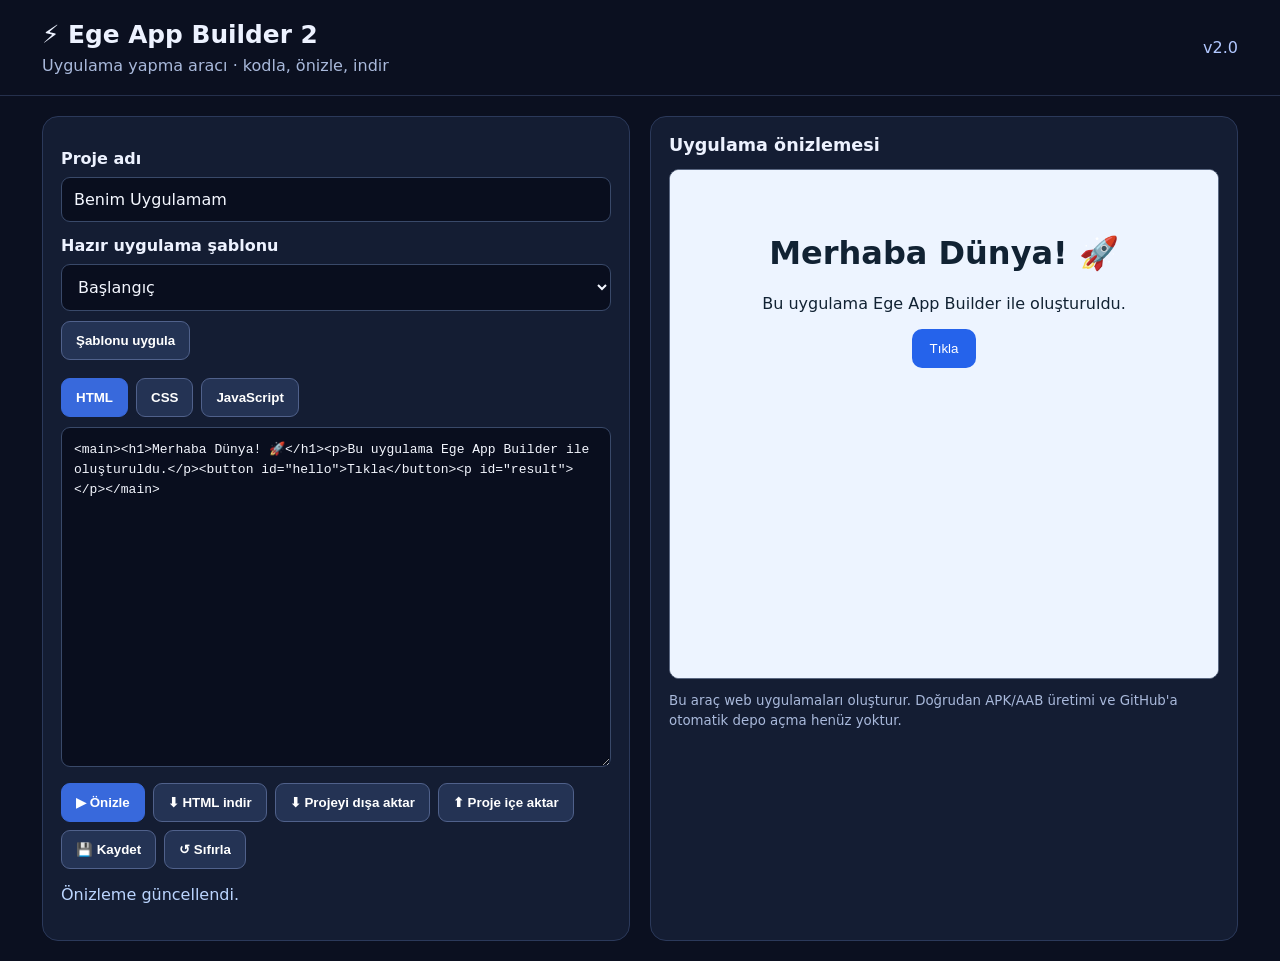
<file: app-builder/index.html>
<!doctype html>
<html lang="tr"><head><meta charset="utf-8"><meta name="viewport" content="width=device-width,initial-scale=1"><title>Ege App Builder 2</title><link rel="stylesheet" href="style.css"></head>
<body><header><div><h1>⚡ Ege App Builder 2</h1><p>Uygulama yapma aracı · kodla, önizle, indir</p></div><span class="status">v2.0</span></header>
<main><section class="editor">
<label for="name">Proje adı</label><input id="name" maxlength="60" autocomplete="off">
<label for="template">Hazır uygulama şablonu</label><select id="template"><option value="starter">Başlangıç</option><option value="notes">Not Defteri</option><option value="counter">Sayaç</option></select><button id="apply">Şablonu uygula</button>
<nav aria-label="Kod sekmeleri"><button class="tab active" data-tab="html">HTML</button><button class="tab" data-tab="css">CSS</button><button class="tab" data-tab="js">JavaScript</button></nav>
<label class="sr" for="code">Kod düzenleyici</label><textarea id="code" spellcheck="false"></textarea>
<div class="actions"><button id="run" class="primary">▶ Önizle</button><button id="download">⬇ HTML indir</button><button id="export">⬇ Projeyi dışa aktar</button><button id="import">⬆ Proje içe aktar</button><button id="save">💾 Kaydet</button><button id="reset">↺ Sıfırla</button></div>
<input type="file" id="file" accept=".json,application/json" hidden><p id="message" aria-live="polite"></p></section><section class="preview"><h2>Uygulama önizlemesi</h2><iframe id="frame" title="Uygulama önizlemesi" sandbox="allow-scripts"></iframe><small>Bu araç web uygulamaları oluşturur. Doğrudan APK/AAB üretimi ve GitHub'a otomatik depo açma henüz yoktur.</small></section></main><script src="app.js"></script></body></html>
</file>
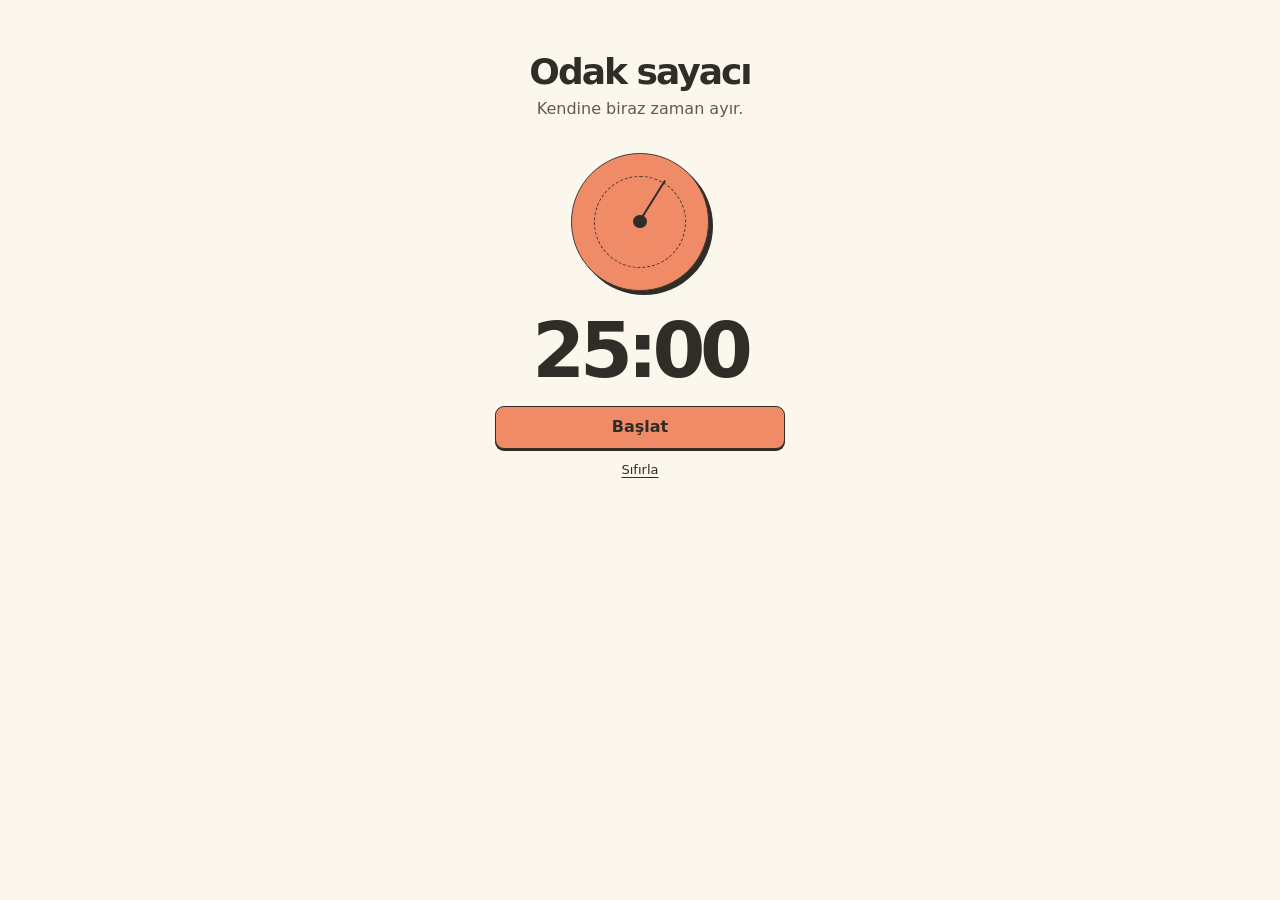
<file: uygulama-atolyesi/girdi/index.html>
<!doctype html><html lang="tr"><head><meta charset="utf-8">
<meta name="viewport" content="width=device-width,initial-scale=1"><meta name="atolye-paket" content="studio.atolye.patolyeornek">
<title>Odak sayacı</title><style>:root{--accent:#F08B68}
*{box-sizing:border-box}html{min-height:100%;background:#fcf7ed}body{max-width:540px;margin:0 auto;padding:clamp(29px,6vw,53px) clamp(15px,5vw,32px) 18px;color:#302c27;font:16px/1.4 system-ui,sans-serif;text-align:center}header{display:grid;justify-items:center}h1{font-size:clamp(21px,7vw,36px);line-height:1.07;letter-spacing:-.055em;overflow-wrap:anywhere;margin:0}header p{margin:6px 0 15px;font-size:clamp(12px,3vw,16px);color:#62594e;overflow-wrap:anywhere}button,input{font:inherit}button{cursor:pointer;color:inherit}.go{width:100%;max-width:290px;display:block;margin:12px auto 0;background:var(--accent);border:1.5px solid #322d28;border-radius:9px;padding:9px 12px;font-weight:750;box-shadow:0 2px 0 #322d28}.reset{background:none;border:0;text-decoration:underline;text-underline-offset:3px;font-size:13px;margin-top:6px;padding:6px}button:focus-visible,input:focus-visible{outline:3px solid #485c9e;outline-offset:2px}
.orbit{position:relative;width:clamp(84px,36vw,164px);aspect-ratio:1;margin:5px auto 3px;isolation:isolate}.orbit b,.orbit i{position:absolute;inset:8%;border:1.5px solid #493a32;border-radius:50%;background:var(--accent)}.orbit b{box-shadow:4px 4px #302c27}.orbit i{inset:22%;background:none;border-style:dashed}.orbit:after{content:"";position:absolute;inset:46%;background:#302c27;border-radius:50%}.orbit em{position:absolute;bottom:50%;left:49%;height:30%;width:2px;background:#302c27;transform-origin:bottom;transform:rotate(32deg)}.digits{font-variant-numeric:tabular-nums;letter-spacing:-.07em;font-weight:720;font-size:clamp(36px,17vw,76px);line-height:1.15;margin:2px 0}</style></head><body>
<header><h1>Odak sayacı</h1><p>Kendine biraz zaman ayır.</p></header><main><div class="orbit" aria-hidden="true"><b></b><i></i><em></em></div>
<div class="digits" role="timer">25:00</div>
<button class="go">Başlat</button>
<button class="reset">Sıfırla</button></main>
<script>const APP = {"name":"Odak sayacı","sub":"Kendine biraz zaman ayır.","color":"#F08B68","minutes":25,"id":"patolyeornek"};
  const face = document.querySelector(".digits");
  const toggle = document.querySelector(".go");
  let remain = APP.minutes * 60000;
  let deadline = 0;
  let timer;
  function draw(){
    if(deadline) remain = Math.max(0, deadline - Date.now());
    const secs = Math.ceil(remain / 1000);
    face.textContent = Math.floor(secs / 60).toString().padStart(2, "0") + ":" + (secs % 60).toString().padStart(2, "0");
    if(remain === 0){ clearInterval(timer); deadline = 0; toggle.textContent = "Tekrar başlat"; }
  }
  toggle.onclick = () => {
    if(deadline){ draw(); clearInterval(timer); deadline = 0; toggle.textContent = "Devam et"; }
    else { if(remain <= 0) remain = APP.minutes * 60000; deadline = Date.now() + remain; toggle.textContent = "Duraklat"; timer = setInterval(draw, 200); draw(); }
  };
  document.querySelector(".reset").onclick = () => {
    clearInterval(timer); deadline = 0; remain = APP.minutes * 60000; toggle.textContent = "Başlat"; draw();
  };
  draw();
</script></body></html>
</file>
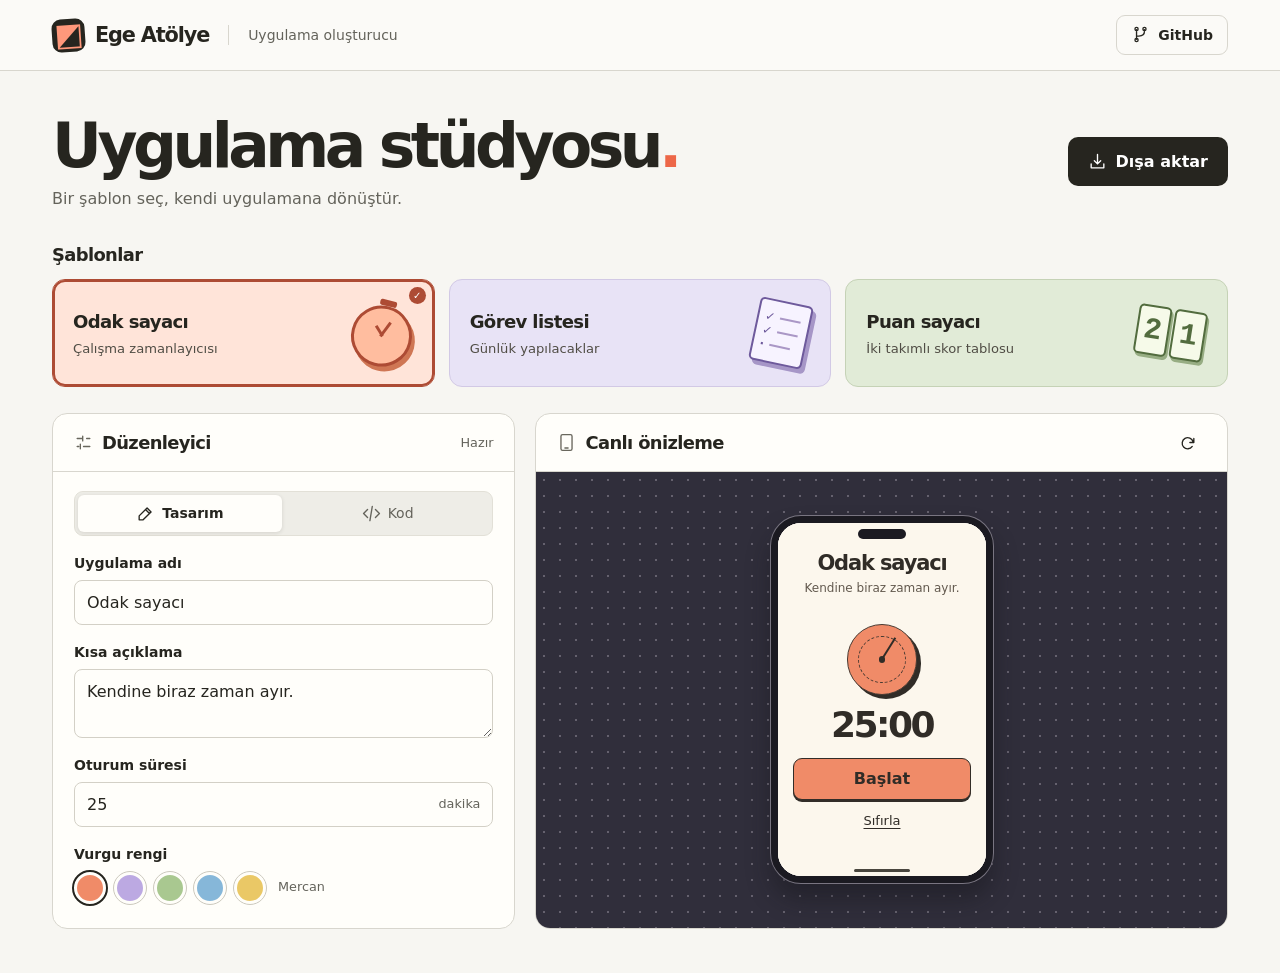
<file: uygulama-atolyesi/studyo/index.html>
<!doctype html>
<html lang="tr">
<head>
  <meta charset="utf-8"><meta name="viewport" content="width=device-width,initial-scale=1">
  <meta name="theme-color" content="#f6f5f2"><title>Ege Atölye · Uygulama stüdyosu</title>
  <link rel="stylesheet" href="studio.css"><script defer src="templates.js"></script><script defer src="zip.js"></script><script defer src="studio.js"></script>
</head>
<body>
<header><div class="wrap bar"><div class="brand"><span class="brand-icon" aria-hidden="true">◩</span> Ege Atölye</div><span class="brand-sub">Uygulama oluşturucu</span><a class="repo" href="https://github.com/egeserifsari90-ctrl/EgeArac/tree/uygulama-atolyesi/uygulama-atolyesi" target="_blank" rel="noopener"><i data-icon="git"></i> GitHub</a></div></header>
<main class="wrap">
  <div class="intro"><div><h1>Uygulama stüdyosu<span>.</span></h1><p>Bir şablon seç, kendi uygulamana dönüştür.</p></div><button class="primary export" id="export"><i data-icon="export"></i>Dışa aktar</button></div>
  <section class="templates" aria-labelledby="template-title"><h2 id="template-title">Şablonlar</h2><div class="cards">
    <button class="card focus" data-t="focus" aria-pressed="true"><span class="cardcopy"><strong>Odak sayacı</strong><small>Çalışma zamanlayıcısı</small></span><span class="art clock" aria-hidden="true"><b></b></span><span class="check" aria-hidden="true">✓</span></button>
    <button class="card list" data-t="list" aria-pressed="false"><span class="cardcopy"><strong>Görev listesi</strong><small>Günlük yapılacaklar</small></span><span class="art checklist" aria-hidden="true"><b>✓</b><b>✓</b><b>·</b></span><span class="check" aria-hidden="true">✓</span></button>
    <button class="card score" data-t="score" aria-pressed="false"><span class="cardcopy"><strong>Puan sayacı</strong><small>İki takımlı skor tablosu</small></span><span class="art scores" aria-hidden="true"><b>2</b><b>1</b></span><span class="check" aria-hidden="true">✓</span></button>
  </div></section>
  <div class="workspace">
    <section class="panel settings"><div class="panelhead"><h2><i data-icon="sliders"></i>Düzenleyici</h2><span id="saved" role="status">Hazır</span></div>
      <div class="settings-body"><div class="tabs"><button id="design-tab" aria-pressed="true"><i data-icon="design"></i>Tasarım</button><button id="code-tab" aria-pressed="false"><i data-icon="code"></i>Kod</button></div>
        <div id="design"><div class="field"><label for="name">Uygulama adı</label><input id="name" maxlength="60"></div>
        <div class="field"><label for="sub">Kısa açıklama</label><textarea id="sub" rows="2" maxlength="160"></textarea></div>
        <div class="field" id="minutes-row"><label for="minutes">Oturum süresi</label><div class="unit"><input id="minutes" type="number" min="1" max="180" step="1"><span>dakika</span></div></div>
        <fieldset class="field"><legend>Vurgu rengi</legend><div class="color-row"><div id="colors" class="colors"></div><output id="color-name"></output></div></fieldset></div>
        <div id="code" hidden><div id="languages" class="languages"><button data-lang="html">HTML</button><button data-lang="css">CSS</button><button data-lang="js">JS</button></div><label class="sr" for="source">Şablon kaynak kodu</label><textarea id="source" rows="12" spellcheck="false" autocapitalize="off" autocomplete="off"></textarea><p class="help">Yaptığın değişiklikleri önizlemede deneyebilirsin.</p></div>
      </div>
    </section>
    <section class="panel preview"><div class="panelhead"><h2><i data-icon="phone"></i>Canlı önizleme</h2><button id="restart" class="iconbtn" title="Önizlemeyi yeniden başlat" aria-label="Önizlemeyi yeniden başlat"><i data-icon="reload"></i></button></div>
      <div class="stage"><div class="phone"><div class="speaker" aria-hidden="true"></div><iframe title="Uygulamanın etkileşimli önizlemesi" sandbox="allow-scripts allow-forms"></iframe><div class="homebar" aria-hidden="true"></div></div></div>
    </section>
  </div>
</main>
<dialog id="download"><div class="dialoghead"><h2>Dışa aktar</h2><button id="close" class="iconbtn" aria-label="Kapat">✕</button></div><p>Uygulamanı tablette açmak veya Android için paketlemek üzere indir.</p>
<button id="html-download" class="option"><i data-icon="code"></i><span><strong>HTML indir</strong><small>Tek dosya · Tarayıcıda açılır</small></span><i data-icon="export"></i></button>
<button id="android-download" class="option"><i data-icon="phone"></i><span><strong>Android projesini indir</strong><small>ZIP · GitHub Actions ile APK üretir</small></span><i data-icon="export"></i></button>
<details id="steps"><summary>GitHub’da APK nasıl oluşturulur?</summary><ol><li><b>HTML indir</b> ile <code>index.html</code> dosyanı kaydet.</li><li><a id="upload-link" target="_blank" rel="noopener">GitHub yükleme sayfasını aç</a>. Dosyayı ekle ve <b>Commit changes</b> ile bu dala kaydet. Yüklediğin kod herkese açık depoda görünür.</li><li><a id="actions-link" target="_blank" rel="noopener">Derlemeleri aç</a>. Başarılı çalıştırmada <b>Artifacts → atolye-apk</b> arşivini indir.</li></ol></details><div role="status" id="download-status"></div></dialog>
</body></html>
</file>
<file: app-builder/style.css>
:root{font-family:system-ui,-apple-system,sans-serif;color-scheme:dark;background:#0b1020;color:#edf2ff}*{box-sizing:border-box}body{margin:0}header{padding:20px clamp(16px,4vw,42px);display:flex;justify-content:space-between;align-items:center;border-bottom:1px solid #25304c}h1{margin:0;font-size:1.55rem}header p{margin:7px 0 0;color:#a9b9db}.status{color:#b2c8ff}main{display:grid;grid-template-columns:minmax(0,1fr) minmax(0,1fr);gap:20px;padding:20px clamp(16px,4vw,42px)}section{background:#141d33;border:1px solid #2b395a;border-radius:16px;padding:18px;min-width:0}label{display:block;font-weight:600;margin:14px 0 9px}input:not([type=file]),select,textarea{width:100%;background:#090e1e;color:#f4f7ff;border:1px solid #394969;border-radius:9px;padding:12px;font:inherit}input:focus,select:focus,textarea:focus{outline:2px solid #6d9cff}nav{display:flex;gap:8px;margin:18px 0 10px;flex-wrap:wrap}button{cursor:pointer;border:1px solid #50618b;border-radius:9px;padding:11px 14px;background:#243354;color:#fff;font-weight:650}button:hover{filter:brightness(1.17)}button.active,.primary{background:#3869dc;border-color:#3869dc}textarea{height:340px;resize:vertical;font:13px/1.55 ui-monospace,Consolas,monospace;tab-size:2}.actions{display:flex;flex-wrap:wrap;gap:8px;margin-top:12px}#apply{margin-top:10px}#message{min-height:1.3em;color:#bbd5ff}h2{font-size:1.1rem;margin:0 0 14px}iframe{display:block;width:100%;height:510px;border:1px solid #5a6781;border-radius:10px;background:white}small{display:block;margin-top:12px;color:#a9b9db;line-height:1.5}.sr{position:absolute;width:1px;height:1px;overflow:hidden;clip:rect(0,0,0,0)}@media(max-width:850px){main{grid-template-columns:1fr}textarea{height:250px}iframe{height:420px}}
</file>
<file: uygulama-atolyesi/studyo/studio.css>
*{box-sizing:border-box} :root{--ink:#26251f;--muted:#64635b;--paper:#f7f6f2;--line:#d8d6ce;--coral:#ed6748;color:var(--ink);background:var(--paper);font:16px/1.45 "DM Sans",Inter,system-ui,sans-serif}body{margin:0}button,input,textarea{font:inherit;color:inherit}button,summary{cursor:pointer}button{touch-action:manipulation}button:focus-visible,a:focus-visible,input:focus-visible,summary:focus-visible,textarea:focus-visible{outline:3px solid #3a73a6;outline-offset:3px}button{border:0;background:none}h1,h2,p,fieldset{margin:0}h2{font-size:1.12rem;letter-spacing:-.035em}.wrap{width:min(1176px,calc(100% - 72px));margin:auto}header{border-bottom:1px solid var(--line);background:#fbfaf7}.bar,.brand,.repo,.primary,.panelhead,.panelhead h2,.tabs button,.color-row,.colors,.intro,.dialoghead,.option{display:flex;align-items:center}.bar{height:70px;gap:19px}.brand{gap:10px;font-size:1.3rem;font-weight:800;letter-spacing:-.055em}.brand-icon{width:33px;height:33px;border-radius:9px;background:var(--ink);color:#ff987b;font:31px/30px system-ui;text-align:center;transform:rotate(-4deg)}.brand-sub{border-left:1px solid var(--line);padding-left:19px;color:var(--muted);font-size:.875rem}.repo{gap:8px;margin-left:auto;border:1px solid var(--line);border-radius:9px;color:var(--ink);text-decoration:none;padding:9px 14px;font-size:.875rem;font-weight:650}i[data-icon]{display:inline-flex;flex:none}i svg{width:19px;height:19px}.intro{justify-content:space-between;gap:16px;padding:42px 0 32px}.intro h1{font-size:clamp(2.35rem,4.8vw,4rem);line-height:1.06;letter-spacing:-.073em;font-weight:740}.intro h1 span{color:var(--coral)}.intro p{color:var(--muted);margin-top:9px}.primary{background:var(--ink);color:white;gap:9px;border-radius:10px;padding:13px 20px;font-weight:650}.primary:hover{background:#47443a}.templates h2{margin-bottom:11px}.cards{display:grid;grid-template-columns:repeat(3,minmax(0,1fr));gap:14px}.card{position:relative;isolation:isolate;overflow:hidden;min-height:108px;padding:20px;text-align:left;border:1px solid var(--border);background:var(--tint);border-radius:13px}.card[aria-pressed=true]{box-shadow:inset 0 0 0 2px var(--edge);border-color:var(--edge)}.cardcopy{position:relative;z-index:2}.card strong,.card small,.option strong,.option small{display:block}.card strong{font-size:1.13rem;letter-spacing:-.035em}.card small{font-size:.82rem;margin-top:4px;color:#504d45}.focus{--tint:#ffe4d9;--border:#e8c5b6;--edge:#ad4b34}.list{--tint:#e8e3f6;--border:#d2c9e5;--edge:#6e5a9c}.score{--tint:#e1ebd7;--border:#c5d2b6;--edge:#526c3e}.art{position:absolute;right:22px;top:50%;color:var(--edge);z-index:1}.clock{width:61px;height:61px;border-radius:50%;border:3px solid;transform:translateY(-45%) rotate(14deg);background:#ffbd9f;box-shadow:4px 4px 0 #cf7654}.clock:before{content:"";position:absolute;background:var(--edge);width:17px;height:6px;top:-9px;left:18px;border-radius:2px}.clock b{position:absolute;bottom:50%;right:50%;width:3px;height:17px;background:var(--edge);transform-origin:bottom;transform:rotate(23deg)}.clock b:after{content:"";width:12px;height:3px;background:inherit;position:absolute;bottom:0;right:0;transform:rotate(21deg);transform-origin:right}.checklist{display:grid;align-content:center;gap:4px;width:54px;height:64px;border:2px solid;border-radius:5px;background:#f7f3ff;box-shadow:4px 4px #a696c7;transform:translateY(-50%) rotate(12deg);padding:6px}.checklist b{font-size:12px;line-height:10px;display:flex;align-items:center;gap:5px}.checklist b:after{content:"";height:2px;width:21px;background:#aa97c6}.scores{display:flex;transform:translateY(-50%) rotate(9deg);gap:3px}.scores b{border:2px solid;border-radius:5px;background:#f6fae9;font:700 30px/46px ui-monospace,monospace;text-align:center;width:33px;box-shadow:2px 3px #97ad83}.check{position:absolute;top:7px;right:8px;border-radius:50%;background:var(--edge);color:white;font:bold 10px/17px system-ui;width:17px;text-align:center;display:none}.card[aria-pressed=true] .check{display:block}.workspace{display:grid;grid-template-columns:minmax(300px,.87fr) minmax(360px,1.3fr);gap:20px;margin:26px 0 44px;align-items:stretch}.panel{border:1px solid var(--line);border-radius:15px;background:#fffefa;overflow:hidden}.panelhead{height:58px;justify-content:space-between;padding:0 21px;border-bottom:1px solid var(--line)}.panelhead h2{gap:9px}.panelhead h2 i{color:#69675d}.settings-body{padding:19px 21px 24px}.tabs{display:flex;background:#eeede7;border:1px solid #e2e0d7;border-radius:9px;padding:3px;gap:4px}.tabs button{gap:7px;justify-content:center;flex:1;padding:8px 6px;border-radius:6px;font-size:.875rem;color:var(--muted)}.tabs button[aria-pressed=true]{background:#fffefa;color:var(--ink);box-shadow:0 1px 4px #201c131f;font-weight:650}.field{border:0;padding:0;min-width:0;margin:17px 0 0}.field label,.field legend{display:block;font-weight:650;font-size:.875rem;margin:0 0 7px;padding:0}.field input,.field textarea,.unit{width:100%;border:1px solid #d3d0c6;background:#fffefa;border-radius:8px;padding:10px 12px}.field textarea{display:block;resize:vertical}.unit{display:flex;align-items:center;padding:0 12px 0 0}.unit input{background:transparent;border:0}.unit span,#color-name,#saved,.help,.option small{color:var(--muted);font-size:.8rem}.color-row,.colors{gap:8px;flex-wrap:wrap}.colors button{width:32px;height:32px;border-radius:50%;background:var(--swatch);border:3px solid #fffefa;outline:1px solid #ccc9be}.colors button[aria-pressed=true]{outline:2px solid var(--ink)}#color-name{margin-left:4px}.languages{display:flex;gap:5px;margin:17px 0 9px}.languages button{font-size:.83rem;padding:6px 10px;background:#eeede7;border-radius:5px}.languages button[aria-pressed=true]{background:var(--ink);color:white}#source{width:100%;resize:vertical;border:0;background:#282731;color:#f6eee3;border-radius:9px;padding:12px;font:14px/1.5 ui-monospace,monospace;tab-size:2}.help{margin-top:8px}.iconbtn{width:36px;height:36px;display:grid;place-items:center;border-radius:8px}.iconbtn:hover{background:#eeece5}.preview{display:flex;flex-direction:column}.stage{display:grid;place-items:center;flex:1;min-height:405px;padding:18px;background-color:#302e3b;background-image:radial-gradient(#65616e 1px,transparent 1px);background-size:16px 16px}.phone{position:relative;width:222px;height:367px;background:#fcf6eb;border-radius:30px;border:7px solid #1b1a21;box-shadow:0 0 0 1px #797581,0 16px 24px #1412196b;overflow:hidden;display:flex;flex-direction:column;align-items:center}.speaker{position:absolute;z-index:1;top:6px;width:48px;height:10px;border-radius:10px;background:#1b1a21}.phone iframe{width:100%;height:100%;border:0;background:#fff}.homebar{position:absolute;bottom:4px;width:56px;height:3px;border-radius:4px;background:#49463e;pointer-events:none}.sr{position:absolute;clip-path:inset(50%);width:1px;height:1px;overflow:hidden}dialog{width:min(440px,calc(100% - 30px));max-height:88vh;border:1px solid var(--line);border-radius:18px;background:#fffefa;color:var(--ink);padding:22px;box-shadow:0 24px 100px #19161e40}dialog::backdrop{background:#28243188}.dialoghead{justify-content:space-between}.dialoghead h2{font-size:1.45rem}dialog p,details{color:var(--muted);font-size:.9rem;line-height:1.5;margin:10px 0 17px}.option{gap:13px;text-align:left;padding:15px 12px;width:100%;border:1px solid var(--line);border-radius:10px;margin:9px 0}.option>i:first-child{background:#f2eee4;padding:9px;border-radius:8px}.option>i:last-child{margin-left:auto}.option:hover{border-color:var(--ink)}.option strong{font-size:.96rem}summary{color:var(--ink);font-weight:650}li{margin:9px 0}a{color:inherit}#download-status{font-size:.85rem}small{font-size:.85rem}
@media (max-width:910px){.wrap{width:calc(100% - 40px)}.workspace{gap:14px;grid-template-columns:minmax(260px,.9fr) minmax(285px,1fr)}.art{right:13px;scale:.83;transform-origin:top right}.card{padding:13px}.card small{max-width:61%}.cards{gap:8px}}
@media (max-width:680px){.wrap{width:calc(100% - 28px)}.bar{height:57px}.brand-sub{display:none}.intro{padding:28px 0 22px;align-items:flex-start;flex-wrap:wrap}.intro h1{font-size:2.5rem}.intro p{font-size:.94rem}.primary{padding:10px 14px}.cards{display:flex;overflow-x:auto;padding:2px 2px 7px;scroll-snap-type:x proximity}.card{flex:0 0 200px;min-height:86px;scroll-snap-align:start}.workspace{grid-template-columns:1fr;margin-top:15px}.panelhead{height:50px}.settings-body{padding:16px}.phone{width:235px;height:378px}.stage{min-height:410px}.art{scale:.72}.card strong{font-size:1rem}.card small{font-size:.78rem}.brand{font-size:1.15rem}.intro h1 span{display:none}}
@media(prefers-reduced-motion:no-preference){button,a{transition:background-color .13s,box-shadow .13s}.card:hover{box-shadow:inset 0 0 0 2px var(--edge)}}
</file>
